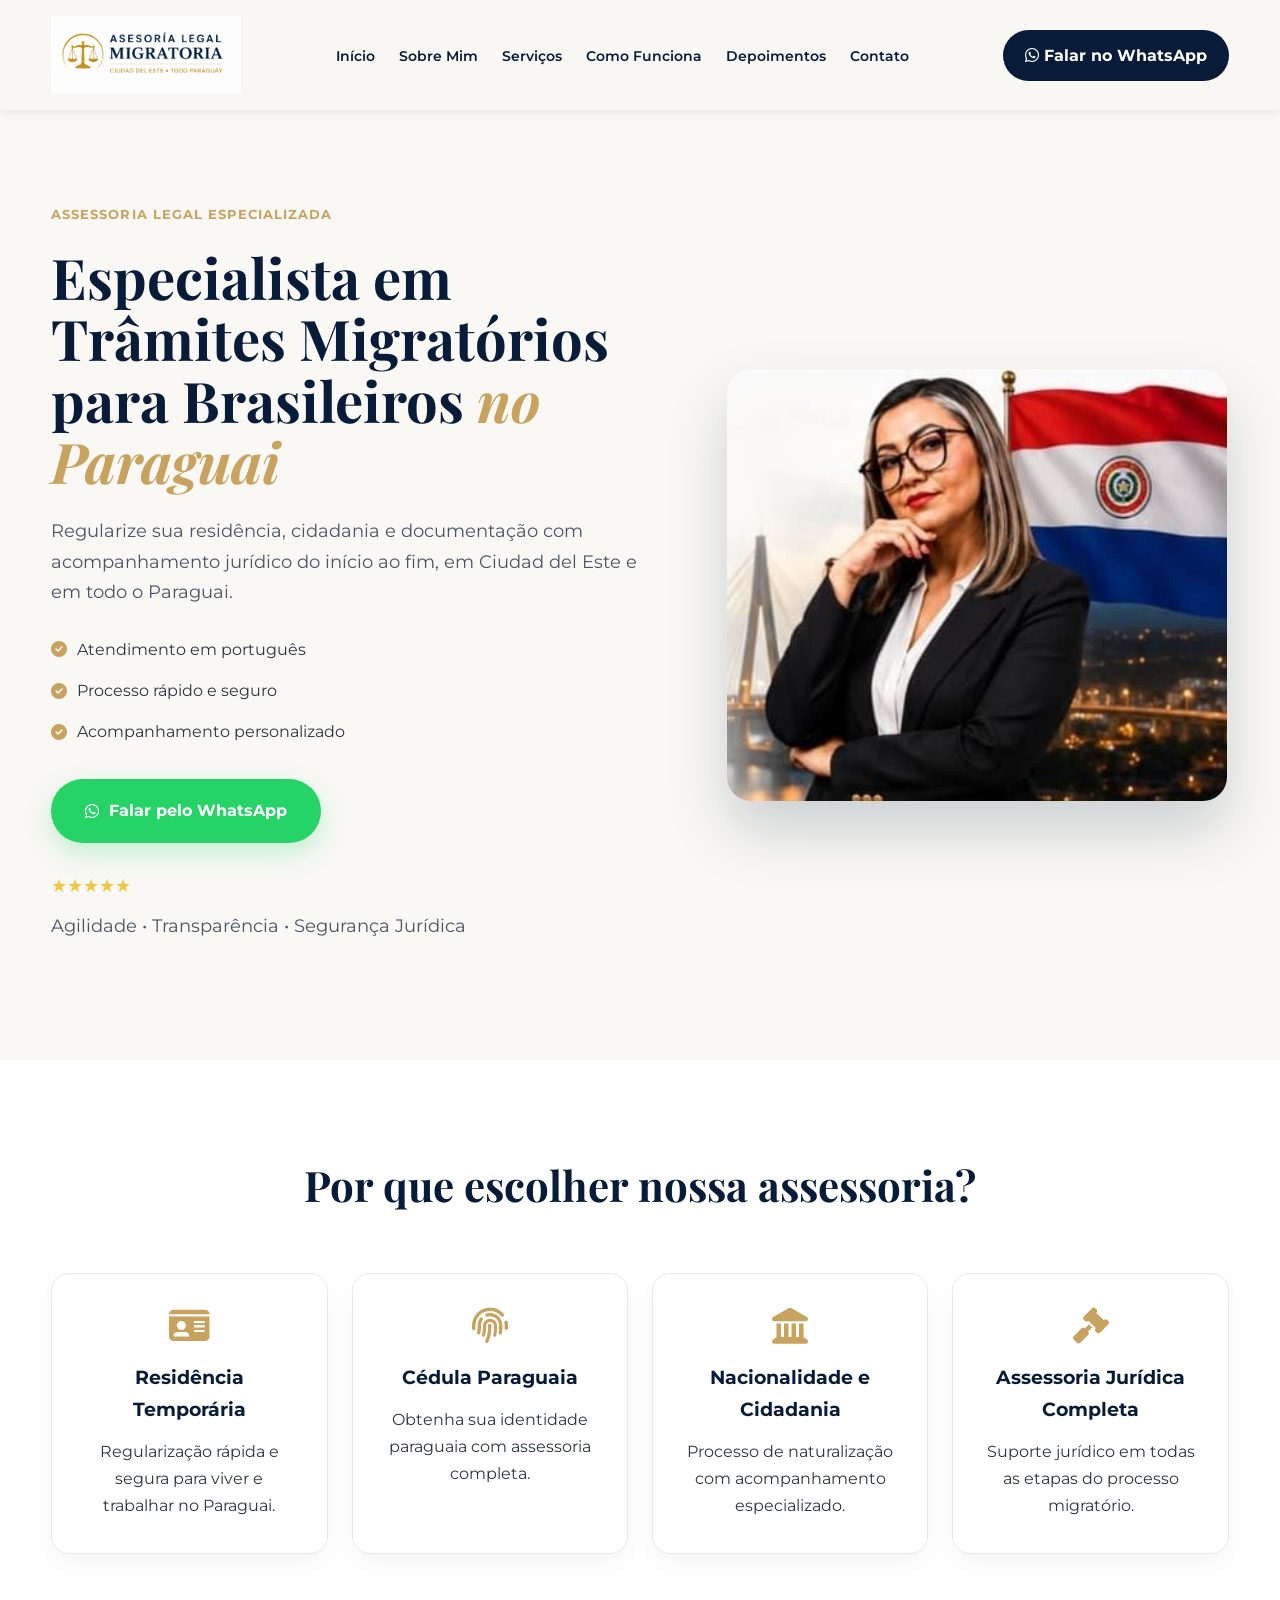
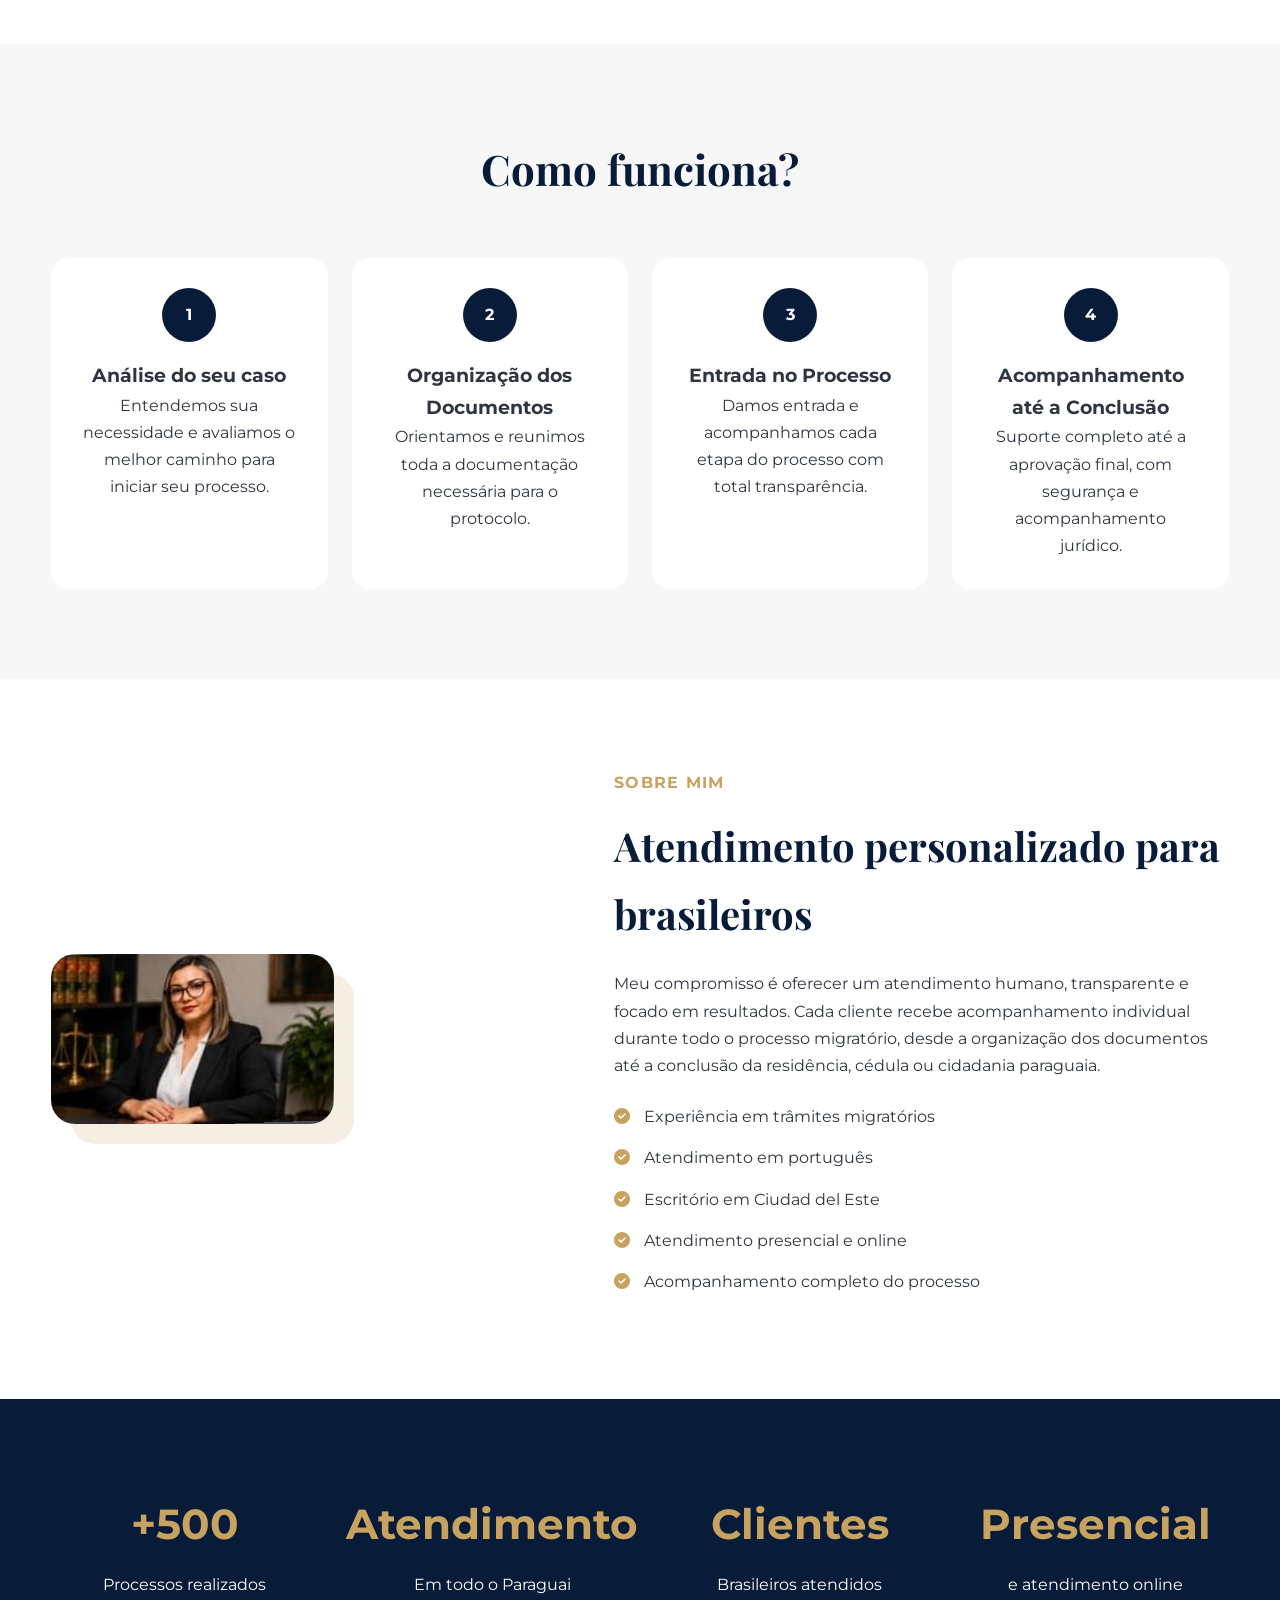
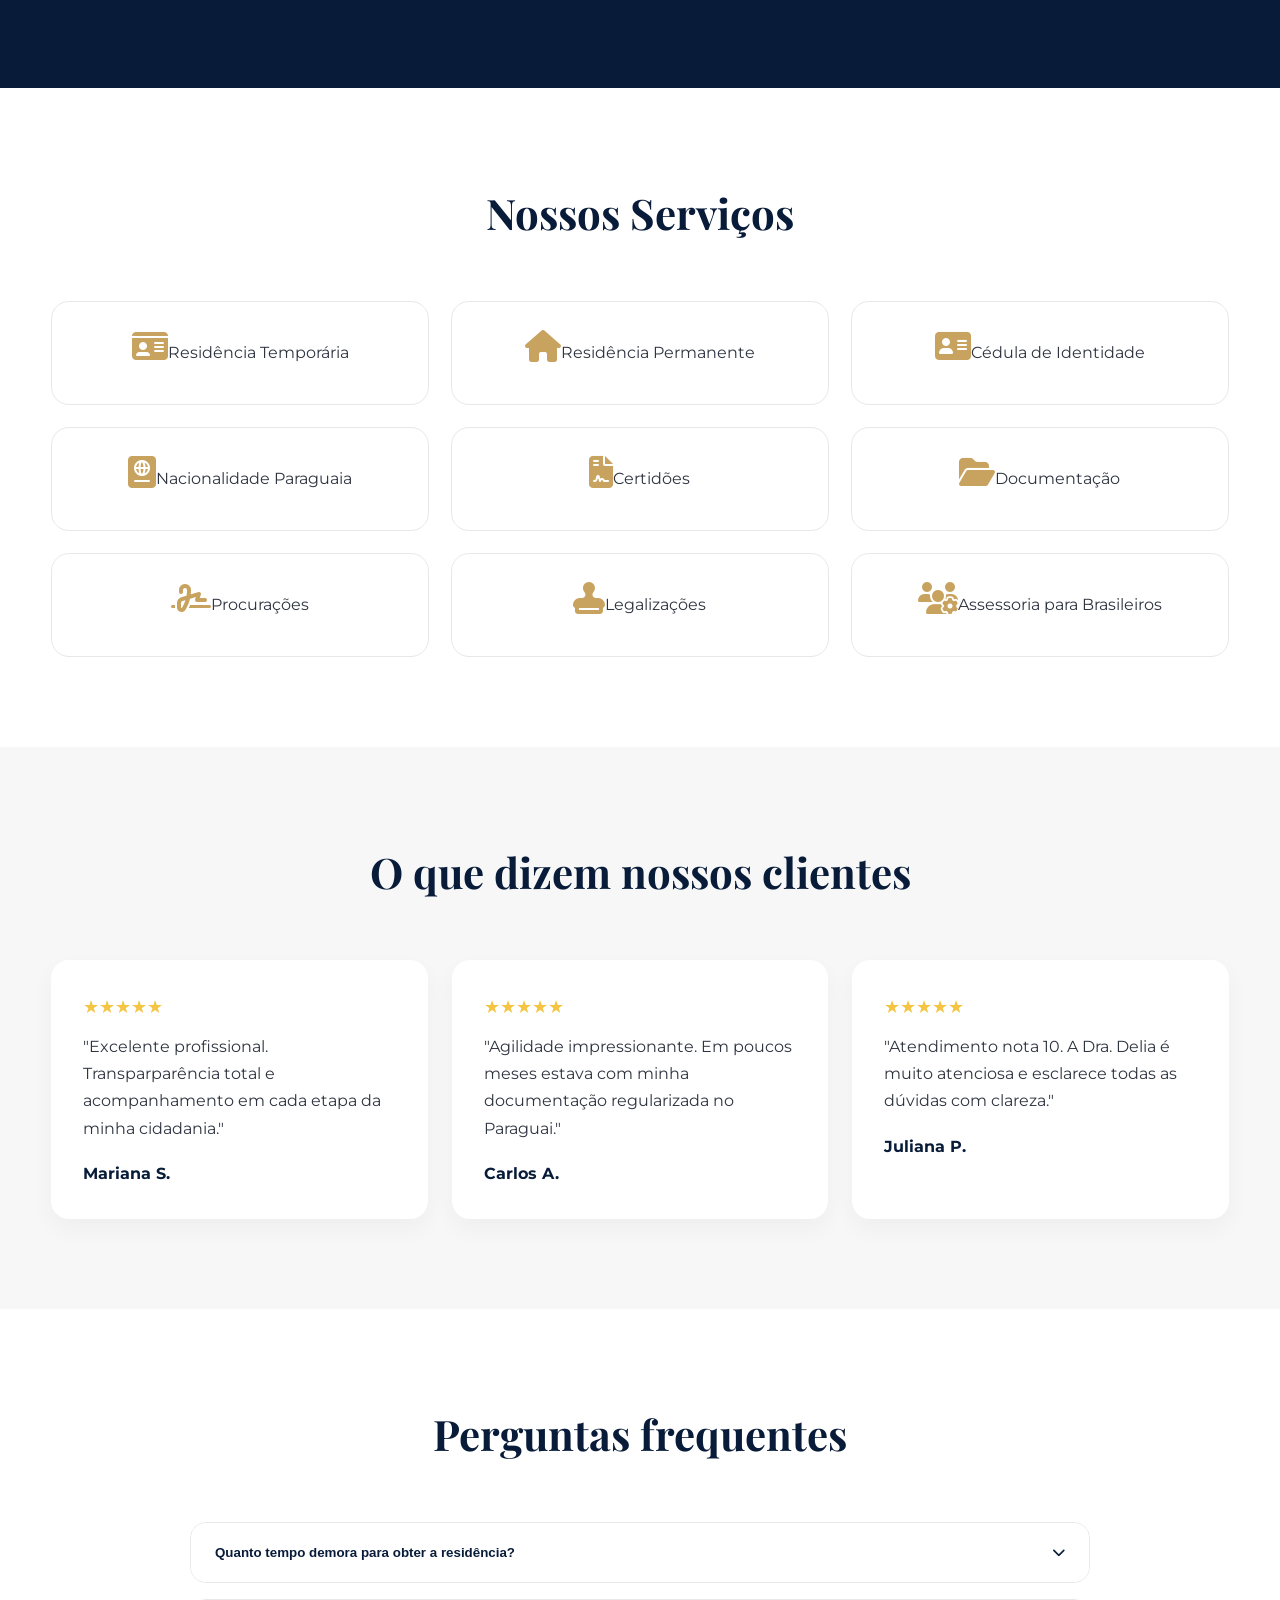
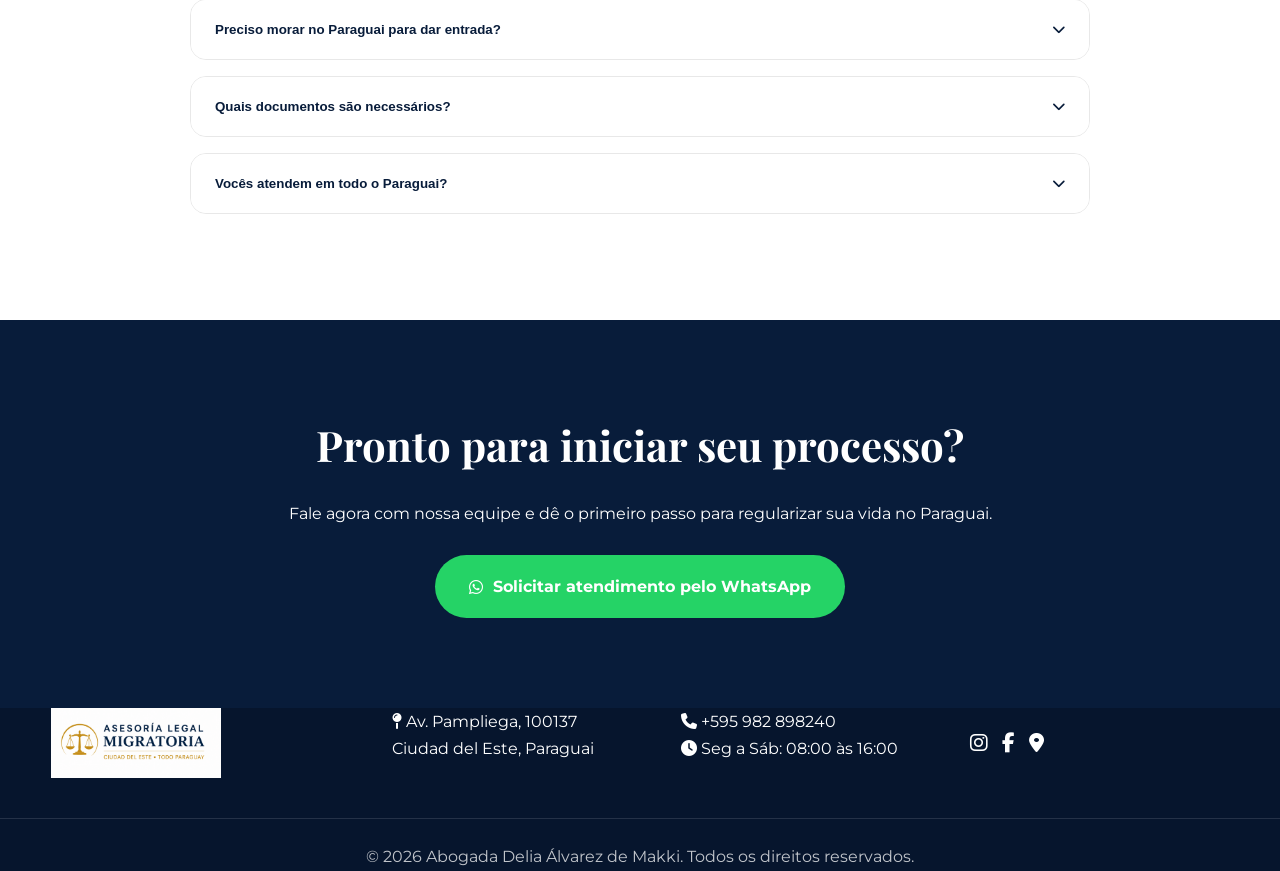
<file: index.html>
<!DOCTYPE html><html lang="pt-br">
<head>
    <meta charset="UTF-8">
    <meta name="viewport" content="width=device-width, initial-scale=1.0">
    <title>Abogada Delia Álvarez de Makki | Especialista em Cidadania Paraguaia</title>
    <meta name="description" content="Especialista em residência, cédula, cidadania e trâmites migratórios para brasileiros no Paraguai. Atendimento em Ciudad del Este e todo o Paraguai."><link rel="preconnect" href="https://fonts.googleapis.com">
<link rel="preconnect" href="https://fonts.gstatic.com" crossorigin>
<link href="https://fonts.googleapis.com/css2?family=Montserrat:wght@300;400;600;700&family=Playfair+Display:ital,wght@0,700;1,700&display=swap" rel="stylesheet">

<link rel="stylesheet" href="https://cdnjs.cloudflare.com/ajax/libs/font-awesome/6.4.0/css/all.min.css">
<link rel="stylesheet" href="style.css">

</head>
<body><header class="header">
    <div class="container header-content">    <div class="logo">
        <img src="imagens/Logo.jpg" alt="Logo Assessoria Legal Migratoria">
    </div>

    <nav class="nav" id="nav-menu">
        <ul>
            <li><a href="#inicio">Início</a></li>
            <li><a href="#sobre">Sobre Mim</a></li>
            <li><a href="#servicos">Serviços</a></li>
            <li><a href="#como-funciona">Como Funciona</a></li>
            <li><a href="#depoimentos">Depoimentos</a></li>
            <li><a href="#contato">Contato</a></li>
        </ul>
    </nav>

    <a href="https://wa.me/595982898240" class="btn-top-whatsapp desktop-only" target="_blank" rel="noopener noreferrer">
        <i class="fab fa-whatsapp"></i>
        Falar no WhatsApp
    </a>

    <button class="hamburger" id="hamburger" aria-label="Menu">
        <span></span>
        <span></span>
        <span></span>
    </button>

</div>

</header><section id="inicio" class="hero">
    <div class="container hero-flex">    <div class="hero-text">

        <span class="top-tag">ASSESSORIA LEGAL ESPECIALIZADA</span>

        <h1>
            Especialista em Trâmites Migratórios para Brasileiros
            <em>no Paraguai</em>
        </h1>

        <p>
            Regularize sua residência, cidadania e documentação com acompanhamento jurídico do início ao fim, em Ciudad del Este e em todo o Paraguai.
        </p>

        <div class="hero-benefits">

            <div class="benefit-item">
                <i class="fas fa-check-circle"></i>
                <span>Atendimento em português</span>
            </div>

            <div class="benefit-item">
                <i class="fas fa-check-circle"></i>
                <span>Processo rápido e seguro</span>
            </div>

            <div class="benefit-item">
                <i class="fas fa-check-circle"></i>
                <span>Acompanhamento personalizado</span>
            </div>

        </div>

        <a href="https://wa.me/595982898240" class="btn-main-wa" target="_blank" rel="noopener noreferrer">
            <i class="fab fa-whatsapp"></i>
            Falar pelo WhatsApp
        </a>

        <div class="hero-trust">

            <div class="stars">
                ★★★★★
            </div>

            <p>Agilidade • Transparência • Segurança Jurídica</p>

        </div>

    </div>

    <div class="hero-image">

        <img src="imagens/Imagens-hero.jpg" alt="Abogada Delia Álvarez de Makki">

    </div>

</div>

</section><section class="benefits"><div class="container">

    <h2 class="section-title">Por que escolher nossa assessoria?</h2>

    <div class="benefits-grid">

        <div class="benefit-card">
            <i class="fas fa-id-card"></i>
            <h3>Residência Temporária</h3>
            <p>Regularização rápida e segura para viver e trabalhar no Paraguai.</p>
        </div>

        <div class="benefit-card">
            <i class="fas fa-fingerprint"></i>
            <h3>Cédula Paraguaia</h3>
            <p>Obtenha sua identidade paraguaia com assessoria completa.</p>
        </div>

        <div class="benefit-card">
            <i class="fas fa-landmark"></i>
            <h3>Nacionalidade e Cidadania</h3>
            <p>Processo de naturalização com acompanhamento especializado.</p>
        </div>

        <div class="benefit-card">
            <i class="fas fa-gavel"></i>
            <h3>Assessoria Jurídica Completa</h3>
            <p>Suporte jurídico em todas as etapas do processo migratório.</p>
        </div>

    </div>

</div>

</section>
    <section id="como-funciona" class="how-it-works"><div class="container">

    <h2 class="section-title">Como funciona?</h2>

    <div class="timeline">

        <div class="timeline-item">

            <div class="step-num">1</div>

            <h3>Análise do seu caso</h3>

            <p>Entendemos sua necessidade e avaliamos o melhor caminho para iniciar seu processo.</p>

        </div>

        <div class="timeline-item">

            <div class="step-num">2</div>

            <h3>Organização dos Documentos</h3>

            <p>Orientamos e reunimos toda a documentação necessária para o protocolo.</p>

        </div>

        <div class="timeline-item">

            <div class="step-num">3</div>

            <h3>Entrada no Processo</h3>

            <p>Damos entrada e acompanhamos cada etapa do processo com total transparência.</p>

        </div>

        <div class="timeline-item">

            <div class="step-num">4</div>

            <h3>Acompanhamento até a Conclusão</h3>

            <p>Suporte completo até a aprovação final, com segurança e acompanhamento jurídico.</p>

        </div>

    </div>

</div>

</section><section id="sobre" class="about"><div class="container about-flex">

    <div class="about-image">

        <img src="imagens/sobremim.jpg" alt="Abogada Delia Álvarez de Makki">

    </div>

    <div class="about-text">

        <span class="sub-tag">SOBRE MIM</span>

        <h2>Atendimento personalizado para brasileiros</h2>

        <p>

            Meu compromisso é oferecer um atendimento humano, transparente e focado em resultados.

            Cada cliente recebe acompanhamento individual durante todo o processo migratório,

            desde a organização dos documentos até a conclusão da residência, cédula ou cidadania paraguaia.

        </p>

        <ul class="check-list">

            <li><i class="fas fa-check-circle"></i> Experiência em trâmites migratórios</li>

            <li><i class="fas fa-check-circle"></i> Atendimento em português</li>

            <li><i class="fas fa-check-circle"></i> Escritório em Ciudad del Este</li>

            <li><i class="fas fa-check-circle"></i> Atendimento presencial e online</li>

            <li><i class="fas fa-check-circle"></i> Acompanhamento completo do processo</li>

        </ul>

    </div>

</div>

</section><section class="metrics"><div class="container metrics-grid">

    <div class="metric-box">

        <strong>+500</strong>

        <p>Processos realizados</p>

    </div>

    <div class="metric-box">

        <strong>Atendimento</strong>

        <p>Em todo o Paraguai</p>

    </div>

    <div class="metric-box">

        <strong>Clientes</strong>

        <p>Brasileiros atendidos</p>

    </div>

    <div class="metric-box">

        <strong>Presencial</strong>

        <p>e atendimento online</p>

    </div>

</div>

</section>
    
<section id="servicos" class="services"><div class="container">

    <h2 class="section-title">Nossos Serviços</h2>

    <div class="services-grid">

        <div class="service-card"><i class="fas fa-id-card"></i><span>Residência Temporária</span></div>

        <div class="service-card"><i class="fas fa-home"></i><span>Residência Permanente</span></div>

        <div class="service-card"><i class="fas fa-address-card"></i><span>Cédula de Identidade</span></div>

        <div class="service-card"><i class="fas fa-passport"></i><span>Nacionalidade Paraguaia</span></div>

        <div class="service-card"><i class="fas fa-file-contract"></i><span>Certidões</span></div>

        <div class="service-card"><i class="fas fa-folder-open"></i><span>Documentação</span></div>

        <div class="service-card"><i class="fas fa-signature"></i><span>Procurações</span></div>

        <div class="service-card"><i class="fas fa-stamp"></i><span>Legalizações</span></div>

        <div class="service-card"><i class="fas fa-users-cog"></i><span>Assessoria para Brasileiros</span></div>

    </div>

</div>

</section><section id="depoimentos" class="testimonials"><div class="container">

    <h2 class="section-title">O que dizem nossos clientes</h2>

    <div class="testi-grid">

        <div class="testi-card">

            <div class="stars">★★★★★</div>

            <p>

                "Excelente profissional. Transparparência total e acompanhamento em cada etapa da minha cidadania."

            </p>

            <strong>Mariana S.</strong>

        </div>

        <div class="testi-card">

            <div class="stars">★★★★★</div>

            <p>

                "Agilidade impressionante. Em poucos meses estava com minha documentação regularizada no Paraguai."

            </p>

            <strong>Carlos A.</strong>

        </div>

        <div class="testi-card">

            <div class="stars">★★★★★</div>

            <p>

                "Atendimento nota 10. A Dra. Delia é muito atenciosa e esclarece todas as dúvidas com clareza."

            </p>

            <strong>Juliana P.</strong>

        </div>

    </div>

</div>

</section><section class="faq"><div class="container">

    <h2 class="section-title">Perguntas frequentes</h2>

    <div class="faq-accordion">

        <div class="faq-item">

            <button class="faq-header">

                Quanto tempo demora para obter a residência?

                <i class="fas fa-chevron-down"></i>

            </button>

            <div class="faq-content">

                <p>

                    O prazo médio depende da demanda migratória e da documentação apresentada.

                    Nossa equipe acompanha diariamente cada etapa para garantir máxima agilidade e segurança.

                </p>

            </div>

        </div>

        <div class="faq-item">

            <button class="faq-header">

                Preciso morar no Paraguai para dar entrada?

                <i class="fas fa-chevron-down"></i>

            </button>

            <div class="faq-content">

                <p>

                    Não necessariamente. Após a análise do seu caso, orientamos a melhor estratégia para iniciar o processo.

                </p>

            </div>

        </div>

        <div class="faq-item">

            <button class="faq-header">

                Quais documentos são necessários?

                <i class="fas fa-chevron-down"></i>

            </button>

            <div class="faq-content">

                <p>

                    Geralmente são necessários RG ou passaporte, certidões atualizadas e antecedentes criminais apostilados.

                    A lista exata é fornecida após a avaliação do seu caso.

                </p>

            </div>

        </div>

        <div class="faq-item">

            <button class="faq-header">

                Vocês atendem em todo o Paraguai?

                <i class="fas fa-chevron-down"></i>

            </button>

            <div class="faq-content">

                <p>

                    Sim. Atendemos clientes em Ciudad del Este, Assunção e em todo o território paraguaio.

                </p>

            </div>

        </div>

    </div>

</div>

</section><section class="cta"><div class="container">

    <h2>Pronto para iniciar seu processo?</h2>

    <p>

        Fale agora com nossa equipe e dê o primeiro passo para regularizar sua vida no Paraguai.

    </p>

    <a href="https://wa.me/595982898240" target="_blank" rel="noopener noreferrer" class="btn-cta">

        <i class="fab fa-whatsapp"></i>

        Solicitar atendimento pelo WhatsApp

    </a>

</div>

</section><footer id="contato" class="footer"><div class="container footer-grid">

    <div class="footer-col">

        <img src="imagens/Logo.jpg" alt="Logo Assessoria Legal Migratoria" class="footer-logo">

    </div>

    <div class="footer-col">

        <p><i class="fas fa-map-pin"></i> Av. Pampliega, 100137<br>Ciudad del Este, Paraguai</p>

    </div>

    <div class="footer-col">

        <p><i class="fas fa-phone"></i> +595 982 898240</p>

        <p><i class="fas fa-clock"></i> Seg a Sáb: 08:00 às 16:00</p>

    </div>

    <div class="footer-col">

        <div class="socials">

            <a href="https://www.instagram.com/deliaalvarez_demakki" target="_blank" rel="noopener noreferrer">

                <i class="fab fa-instagram"></i>

            </a>

            <a href="https://www.facebook.com/share/1HRH9shK7W/" target="_blank" rel="noopener noreferrer">

                <i class="fab fa-facebook-f"></i>

            </a>

            <a href="https://maps.app.goo.gl/GdxfLaukJCh7RwEH7" target="_blank" rel="noopener noreferrer">

                <i class="fas fa-map-marker-alt"></i>

            </a>

        </div>

    </div>

</div>

<div class="footer-bottom">

    <p>&copy; <span id="ano"></span> Abogada Delia Álvarez de Makki. Todos os direitos reservados.</p>

</div>

</footer><script src="script.js"></script></body></html>
</file>
<file: style.css>
:root {
--navy: #081C3A;
--navy-2: #102B52;
--gold: #C8A35F;
--white: #FFFFFF;
--light: #F7F7F7;
--text: #2E3440;
--green: #25D366;
--border: #E8E8E8;
}

*{
margin:0;
padding:0;
box-sizing:border-box;
}

html{
scroll-behavior:smooth;
}

body{
font-family:'Montserrat',sans-serif;
color:var(--text);
background:#fff;
line-height:1.7;
}

img{
max-width:100%;
display:block;
}

.container{
width:min(1180px,92%);
margin:0 auto;
}

/* HEADER */

.header{
position:sticky;
top:0;
z-index:1000;
background:#f8f7f4;
box-shadow:0 2px 10px rgba(0,0,0,.08);
}

.header-content{
display:flex;
align-items:center;
justify-content:space-between;
padding:16px 0;
gap:20px;
}

.logo img{
width:190px;
}

.nav ul{
display:flex;
gap:24px;
list-style:none;
}

.nav a{
text-decoration:none;
color:var(--navy);
font-weight:600;
font-size:14px;
}

.btn-top-whatsapp{
background:var(--navy);
color:#fff;
text-decoration:none;
padding:12px 22px;
border-radius:999px;
font-weight:700;
}

.hamburger{
display:none;
background:none;
border:none;
cursor:pointer;
}

.hamburger span{
display:block;
width:24px;
height:2px;
background:var(--navy);
margin:5px 0;
}

/* HERO */

.hero{
padding:90px 0;
background:#F9F8F4;
}

.hero-flex{
display:grid;
grid-template-columns:1.1fr .9fr;
align-items:center;
gap:60px;
}

.top-tag{
color:var(--gold);
font-weight:700;
letter-spacing:.08em;
font-size:13px;
}

.hero h1{
font-family:'Playfair Display',serif;
font-size:56px;
line-height:1.1;
color:var(--navy);
margin:18px 0 24px;
}

.hero h1 em{
color:var(--gold);
font-style:italic;
}

.hero p{
font-size:18px;
color:#4B5563;
margin-bottom:28px;
}

.hero-benefits{
display:grid;
gap:14px;
margin-bottom:34px;
}

.benefit-item{
display:flex;
align-items:center;
gap:10px;
}

.benefit-item i{
color:var(--gold);
}

.btn-main-wa{
display:inline-flex;
align-items:center;
gap:10px;
background:var(--green);
color:#fff;
text-decoration:none;
padding:18px 34px;
border-radius:999px;
font-weight:700;
box-shadow:0 10px 25px rgba(37,211,102,.25);
}

.hero-trust{
margin-top:28px;
}

.stars{
color:#F4C542;
font-size:18px;
margin-bottom:10px;
}

.hero-image{
display:flex;
justify-content:center;
}

.hero-image img{
width:100%;
max-width:500px;
border-radius:24px;
box-shadow:0 30px 60px rgba(8,28,58,.18);
}

/* SEÇÕES */

section{
padding:90px 0;
}

.section-title{
text-align:center;
font-family:'Playfair Display',serif;
font-size:42px;
color:var(--navy);
margin-bottom:52px;
}

.benefits-grid{
display:grid;
grid-template-columns:repeat(4,1fr);
gap:24px;
}

.benefit-card{
background:#fff;
border:1px solid var(--border);
border-radius:18px;
padding:34px 28px;
text-align:center;
box-shadow:0 10px 25px rgba(0,0,0,.04);
}

.benefit-card i{
font-size:36px;
color:var(--gold);
margin-bottom:18px;
}

.benefit-card h3{
color:var(--navy);
margin-bottom:12px;
}

/* COMO FUNCIONA */

.how-it-works{
background:var(--light);
}

.timeline{
display:grid;
grid-template-columns:repeat(4,1fr);
gap:24px;
}

.timeline-item{
background:#fff;
border-radius:18px;
padding:30px;
text-align:center;
}

.step-num{
width:54px;
height:54px;
border-radius:50%;
background:var(--navy);
color:#fff;
display:flex;
align-items:center;
justify-content:center;
font-weight:700;
margin:0 auto 18px;
}

/* SOBRE */

.about-flex{
display:grid;
grid-template-columns:.9fr 1.1fr;
gap:60px;
align-items:center;
}

.about-image img{
border-radius:24px;
box-shadow:20px 20px 0 rgba(200,163,95,.18);
}

.sub-tag{
color:var(--gold);
font-weight:700;
letter-spacing:.08em;
}

.about h2{
font-family:'Playfair Display',serif;
font-size:40px;
color:var(--navy);
margin:16px 0 22px;
}

.check-list{
list-style:none;
margin-top:24px;
}

.check-list li{
margin-bottom:14px;
}

.check-list i{
color:var(--gold);
margin-right:10px;
}

/* MÉTRICAS */

.metrics{
background:var(--navy);
color:#fff;
}

.metrics-grid{
display:grid;
grid-template-columns:repeat(4,1fr);
gap:28px;
}

.metric-box{
text-align:center;
}

.metric-box strong{
display:block;
font-size:42px;
color:var(--gold);
margin-bottom:10px;
}

/* SERVIÇOS */

.services-grid{
display:grid;
grid-template-columns:repeat(3,1fr);
gap:22px;
}

.service-card{
background:#fff;
border:1px solid var(--border);
border-radius:18px;
padding:28px;
text-align:center;
}

.service-card i{
color:var(--gold);
font-size:32px;
margin-bottom:14px;
}

/* DEPOIMENTOS */

.testimonials{
background:var(--light);
}

.testi-grid{
display:grid;
grid-template-columns:repeat(3,1fr);
gap:24px;
}

.testi-card{
background:#fff;
border-radius:18px;
padding:32px;
box-shadow:0 10px 25px rgba(0,0,0,.04);
}

.testi-card strong{
display:block;
margin-top:18px;
color:var(--navy);
}

/* FAQ */

.faq-accordion{
max-width:900px;
margin:0 auto;
}

.faq-item{
border:1px solid var(--border);
border-radius:16px;
margin-bottom:16px;
overflow:hidden;
}

.faq-header{
width:100%;
background:#fff;
border:none;
padding:22px 24px;
text-align:left;
display:flex;
justify-content:space-between;
align-items:center;
cursor:pointer;
font-weight:700;
color:var(--navy);
}

.faq-content{
max-height:0;
overflow:hidden;
transition:max-height .35s ease,padding .35s ease;
padding:0 24px;
}

.faq-item.active .faq-content{
max-height:220px;
padding:0 24px 24px;
}

/* CTA */

.cta{
background:var(--navy);
color:#fff;
text-align:center;
}

.cta h2{
font-family:'Playfair Display',serif;
font-size:42px;
margin-bottom:18px;
}

.btn-cta{
display:inline-flex;
align-items:center;
gap:10px;
justify-content:center;
background:var(--green);
color:#fff;
text-decoration:none;
padding:18px 34px;
border-radius:999px;
font-weight:700;
margin-top:28px;
}

/* FOOTER */

.footer{
background:#06152D;
color:#fff;
}

.footer-grid{
display:grid;
grid-template-columns:1.2fr 1fr 1fr 1fr;
gap:30px;
align-items:start;
}

.footer-logo{
width:170px;
}

.socials{
display:flex;
gap:14px;
margin-top:18px;
}

.socials a{
color:#fff;
font-size:20px;
}

.footer-bottom{
border-top:1px solid rgba(255,255,255,.12);
text-align:center;
padding-top:24px;
margin-top:40px;
color:rgba(255,255,255,.75);
}

/* MOBILE */

@media (max-width:992px){

.nav{
display:none;
}

.hamburger{
display:block;
}

.hero-flex,
.about-flex,
.timeline,
.benefits-grid,
.services-grid,
.testi-grid,
.metrics-grid,
.footer-grid{
grid-template-columns:1fr;
}

.hero{
padding:70px 0;
}

.hero h1{
font-size:38px;
}

.section-title,
.about h2,
.cta h2{
font-size:32px;
}

.logo img{
width:140px;
}

.desktop-only{
display:none;
}
    }
</file>
